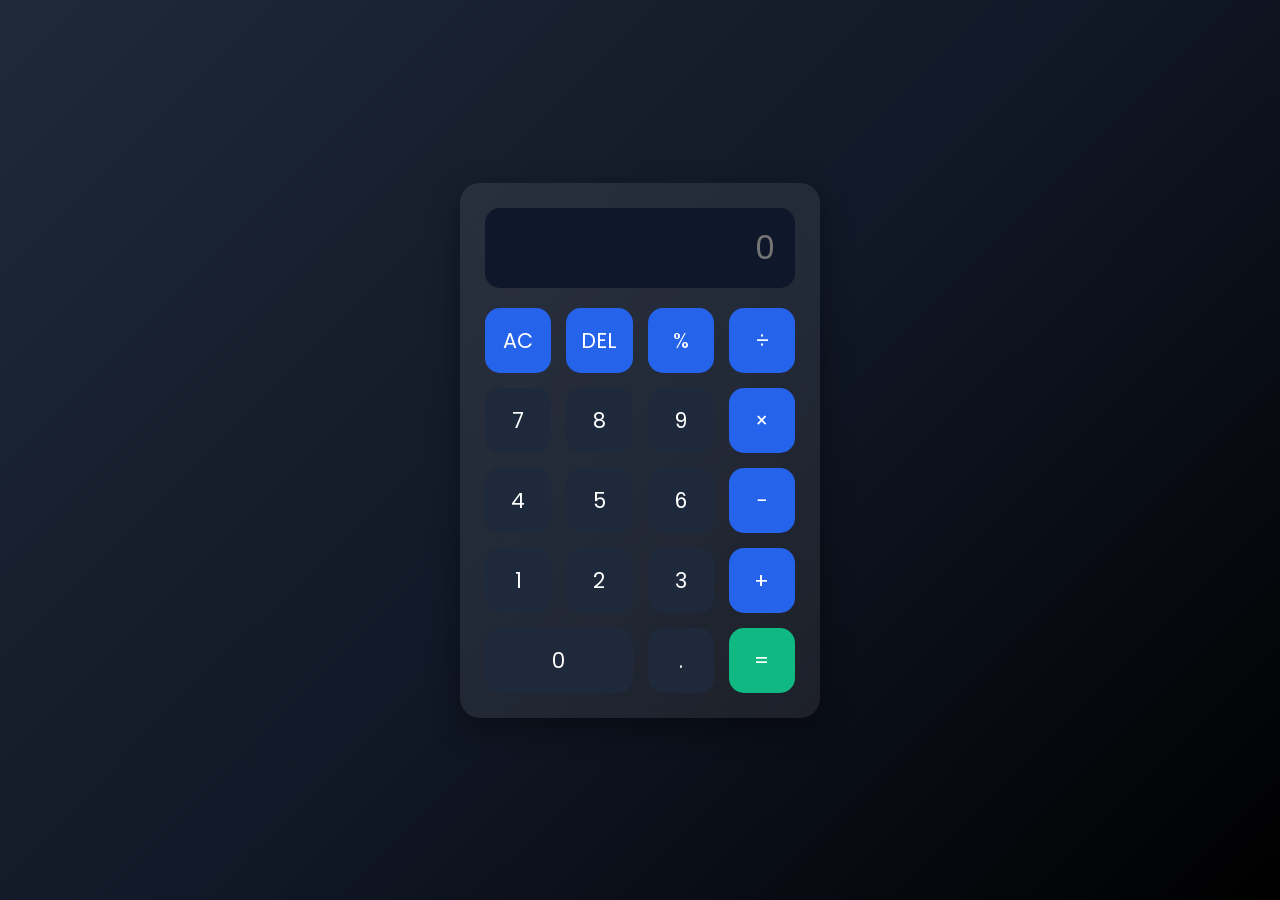
<file: Calculator/index.html>
<!DOCTYPE html>
<html lang="en">
<head>
    <meta charset="UTF-8">
    <meta name="viewport" content="width=device-width, initial-scale=1.0">
    <title>Modern Calculator</title>

    <link rel="stylesheet" href="style.css">

    <link rel="preconnect" href="https://fonts.googleapis.com">

    <link href="https://fonts.googleapis.com/css2?family=Poppins:wght@300;400;500;600&display=swap" rel="stylesheet">
</head>

<body>

<div class="container">

    <div class="calculator">

        <input type="text" id="display" placeholder="0" readonly>

        <div class="buttons">

            <button class="operator" onclick="clearDisplay()">AC</button>

            <button class="operator" onclick="deleteLast()">DEL</button>

            <button class="operator" onclick="appendValue('%')">%</button>

            <button class="operator" onclick="appendValue('/')">÷</button>

            <button onclick="appendValue('7')">7</button>

            <button onclick="appendValue('8')">8</button>

            <button onclick="appendValue('9')">9</button>

            <button class="operator" onclick="appendValue('*')">×</button>

            <button onclick="appendValue('4')">4</button>

            <button onclick="appendValue('5')">5</button>

            <button onclick="appendValue('6')">6</button>

            <button class="operator" onclick="appendValue('-')">−</button>

            <button onclick="appendValue('1')">1</button>

            <button onclick="appendValue('2')">2</button>

            <button onclick="appendValue('3')">3</button>

            <button class="operator" onclick="appendValue('+')">+</button>

            <button onclick="appendValue('0')" class="zero">0</button>

            <button onclick="appendValue('.')">.</button>

            <button class="equal" onclick="calculate()">=</button>

        </div>

    </div>

</div>

<script src="script.js"></script>

</body>
</html>
</file>
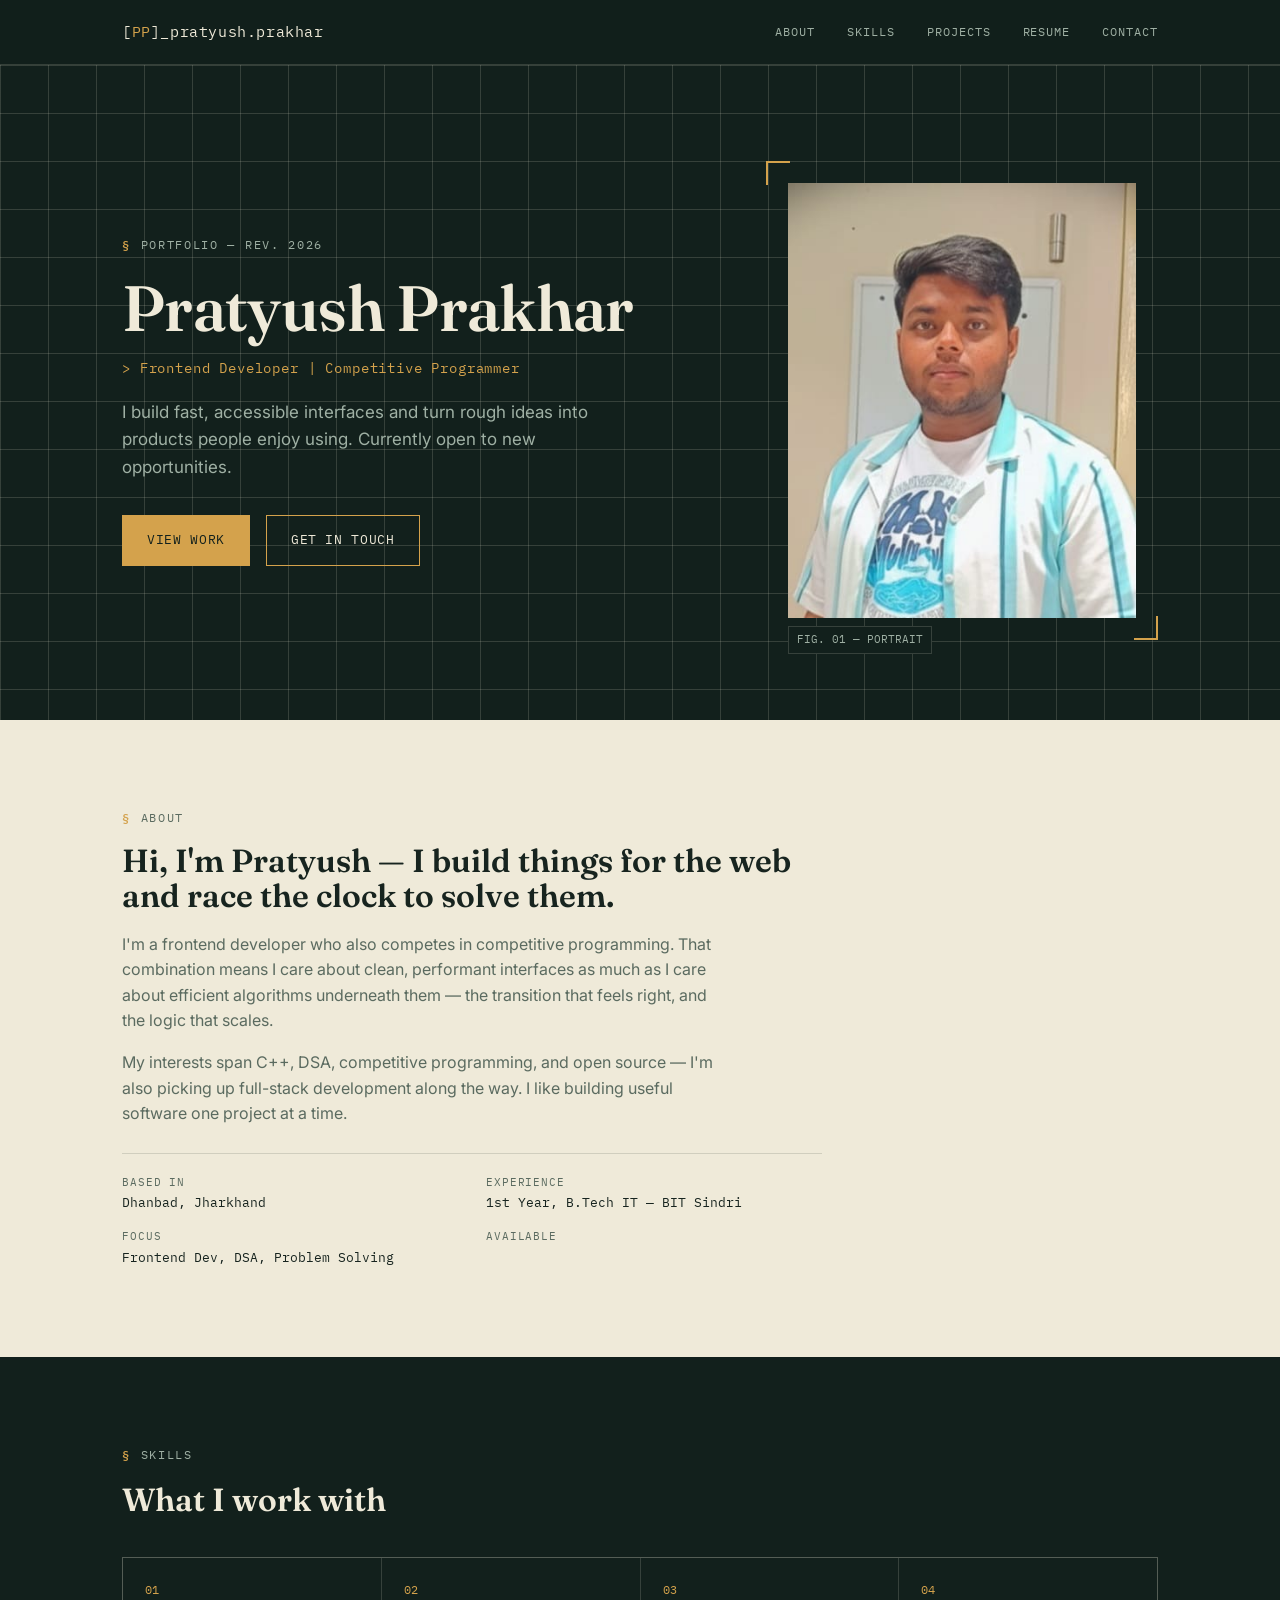
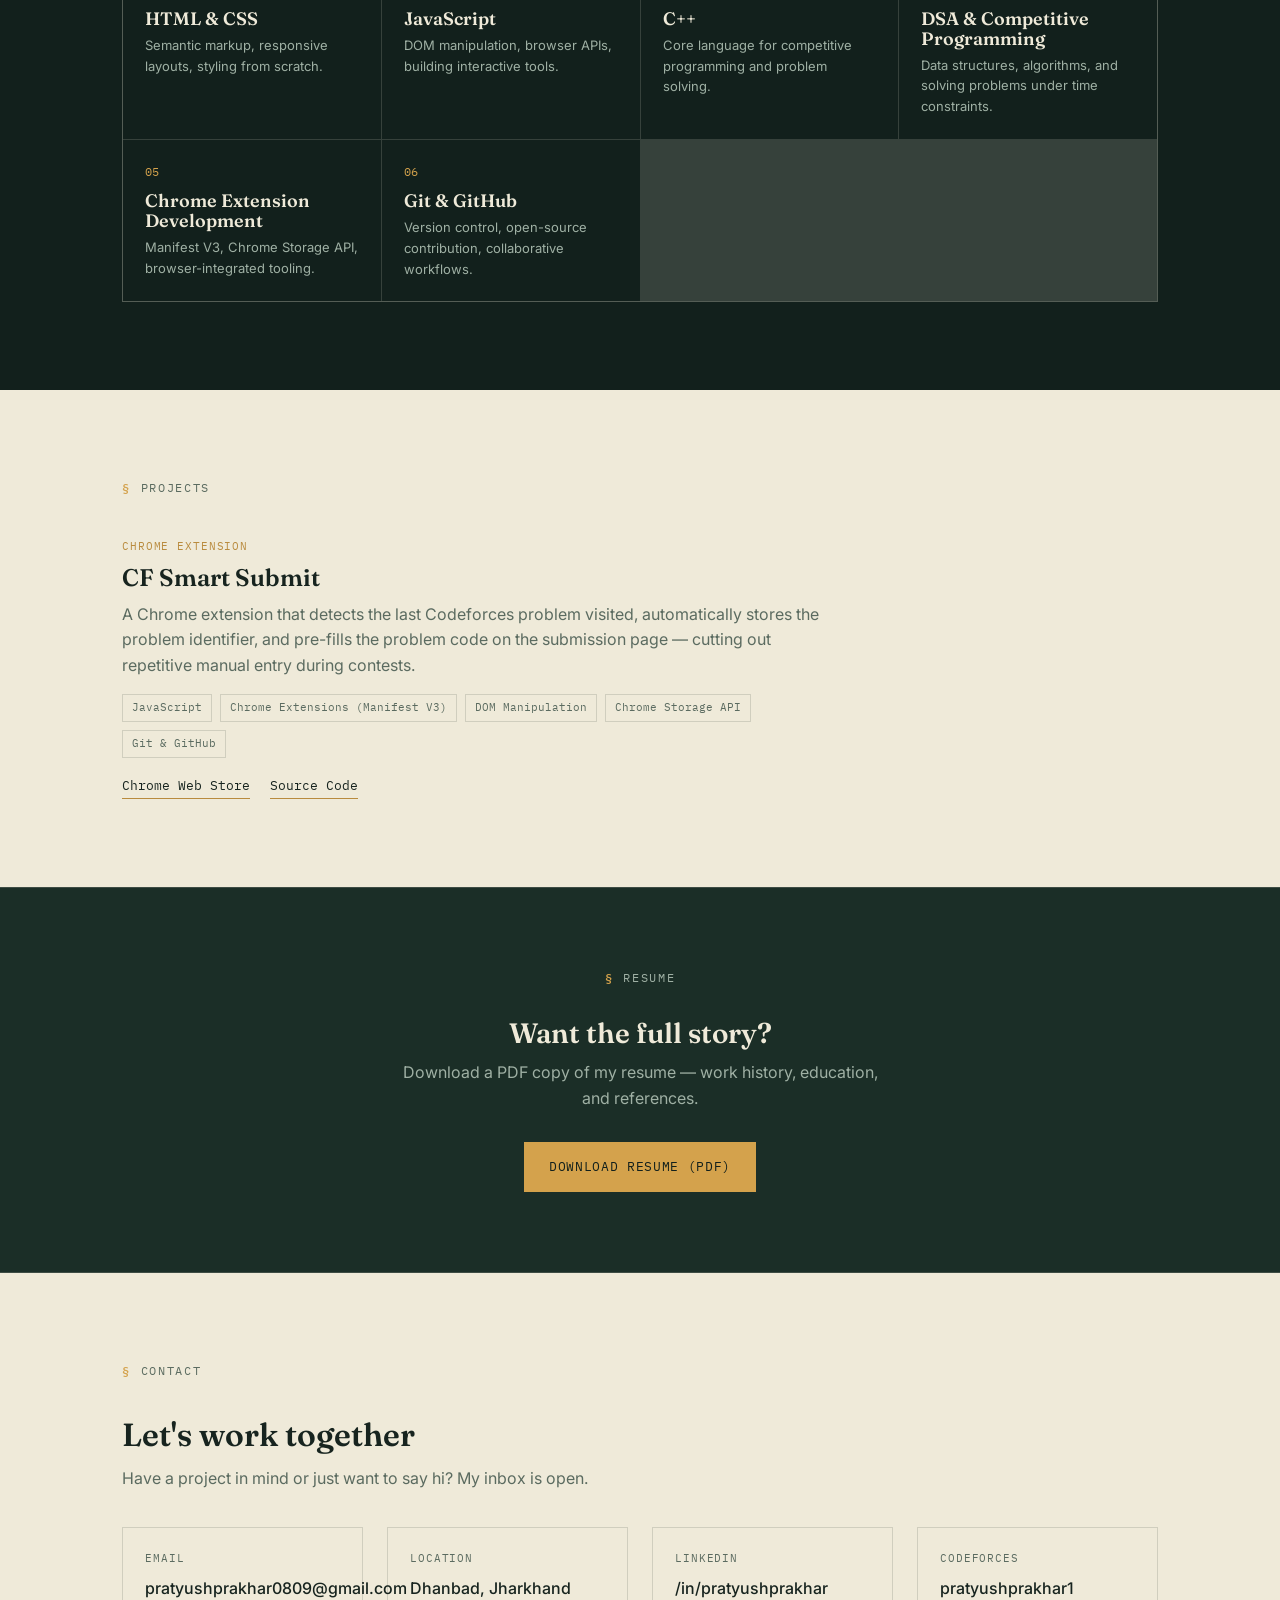
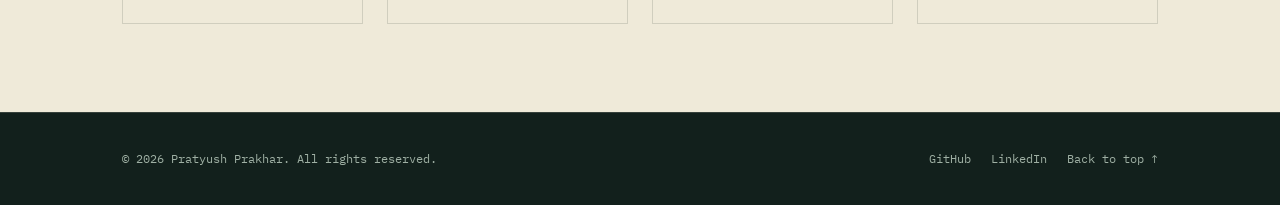
<file: Portfolio/index.html>
<!DOCTYPE html>
<html lang="en">
<head>
<meta charset="UTF-8">
<meta name="viewport" content="width=device-width, initial-scale=1.0">
<title>Pratyush Prakhar — Frontend Developer</title>
<link rel="preconnect" href="https://fonts.googleapis.com">
<link rel="preconnect" href="https://fonts.gstatic.com" crossorigin>
<link href="https://fonts.googleapis.com/css2?family=Fraunces:opsz,wght@9..144,400;9..144,600;9..144,700&family=Inter:wght@400;500;600&family=IBM+Plex+Mono:wght@400;500&display=swap" rel="stylesheet">
<style>
  /* ============================================
     TOKENS — edit these to re-theme the whole site
     ============================================ */
  :root{
    --ink:#12201C;          /* deep pine, primary dark bg */
    --ink-2:#1B2E27;        /* slightly lighter dark panel */
    --paper:#EFEAD9;        /* parchment, light bg */
    --paper-2:#E4DDC7;      /* deeper parchment panel */
    --brass:#D4A24C;        /* accent */
    --brass-dim:#B98B3E;
    --text-on-dark:#EFEAD9;
    --text-on-dark-dim:#9FB0A4;
    --text-on-light:#17241F;
    --text-on-light-dim:#5B6B60;
    --line-dark:rgba(239,234,217,0.16);
    --line-light:rgba(23,36,31,0.14);

    --display:'Fraunces', serif;
    --body:'Inter', sans-serif;
    --mono:'IBM Plex Mono', monospace;

    --maxw:1100px;
  }

  *{box-sizing:border-box; margin:0; padding:0;}
  html{scroll-behavior:smooth;}
  body{
    font-family:var(--body);
    background:var(--ink);
    color:var(--text-on-dark);
    line-height:1.6;
    -webkit-font-smoothing:antialiased;
  }
  img{max-width:100%; display:block;}
  a{color:inherit; text-decoration:none;}
  ul{list-style:none;}
  section{position:relative;}
  .wrap{max-width:var(--maxw); margin:0 auto; padding:0 32px;}

  /* Focus visibility */
  a:focus-visible, button:focus-visible{
    outline:2px solid var(--brass);
    outline-offset:3px;
  }

  @media (prefers-reduced-motion: reduce){
    html{scroll-behavior:auto;}
    *{animation-duration:0.01ms !important; transition-duration:0.01ms !important;}
  }

  /* ============================================
     SHARED SPEC-SHEET DEVICES
     ============================================ */
  .eyebrow{
    font-family:var(--mono);
    font-size:12px;
    letter-spacing:0.14em;
    text-transform:uppercase;
    display:flex;
    align-items:center;
    gap:10px;
    margin-bottom:18px;
  }
  .eyebrow::before{
    content:"§";
    color:var(--brass);
    font-weight:600;
  }
  .eyebrow-light{color:var(--text-on-dark-dim);}
  .eyebrow-dark{color:var(--text-on-light-dim);}

  .bracket-frame{
    position:relative;
    padding:22px;
  }
  .bracket-frame::before,
  .bracket-frame::after,
  .bracket-frame > .bf-tr,
  .bracket-frame > .bf-bl{
    content:"";
    position:absolute;
    width:22px; height:22px;
    border-color:var(--brass);
    border-style:solid;
  }
  .bracket-frame::before{ top:0; left:0; border-width:2px 0 0 2px; }
  .bracket-frame::after{ bottom:0; right:0; border-width:0 2px 2px 0; }

  h1,h2,h3{font-family:var(--display); font-weight:600; line-height:1.1;}

  /* ============================================
     NAV
     ============================================ */
  header.site-nav{
    position:sticky; top:0; z-index:50;
    background:rgba(18,32,28,0.92);
    backdrop-filter:blur(8px);
    border-bottom:1px solid var(--line-dark);
  }
  .nav-inner{
    max-width:var(--maxw); margin:0 auto; padding:0 32px;
    height:64px; display:flex; align-items:center; justify-content:space-between;
  }
  .logo-mark{
    font-family:var(--mono);
    font-size:15px; letter-spacing:0.04em;
    color:var(--text-on-dark);
  }
  .logo-mark span{color:var(--brass);}
  nav.links{display:flex; gap:32px;}
  nav.links a{
    font-family:var(--mono);
    font-size:12px;
    letter-spacing:0.08em;
    text-transform:uppercase;
    color:var(--text-on-dark-dim);
    transition:color 0.2s;
  }
  nav.links a:hover{color:var(--brass);}
  .nav-toggle{display:none; background:none; border:1px solid var(--line-dark); color:var(--text-on-dark); font-family:var(--mono); font-size:12px; padding:8px 12px; cursor:pointer;}

  @media (max-width:760px){
    nav.links{
      position:absolute; top:64px; left:0; right:0;
      background:var(--ink-2);
      flex-direction:column; gap:0;
      border-bottom:1px solid var(--line-dark);
      display:none;
    }
    nav.links.open{display:flex;}
    nav.links a{padding:16px 32px; border-top:1px solid var(--line-dark);}
    .nav-toggle{display:block;}
  }

  /* ============================================
     HERO
     ============================================ */
  .hero{
    padding:96px 0 80px;
    background:
      linear-gradient(var(--line-dark) 1px, transparent 1px) 0 0/100% 48px,
      linear-gradient(90deg, var(--line-dark) 1px, transparent 1px) 0 0/48px 100%,
      var(--ink);
    background-attachment:local;
  }
  .hero-grid{
    display:grid; grid-template-columns:1.2fr 0.8fr; gap:56px; align-items:center;
  }
  .hero h1{
    font-size:clamp(38px, 6vw, 64px);
    letter-spacing:-0.01em;
    margin-bottom:14px;
  }
  .hero .role{
    font-family:var(--mono);
    font-size:14px;
    color:var(--brass);
    letter-spacing:0.06em;
    margin-bottom:20px;
  }
  .hero .tagline{
    max-width:46ch;
    color:var(--text-on-dark-dim);
    font-size:17px;
    margin-bottom:34px;
  }
  .cta-row{display:flex; gap:16px; flex-wrap:wrap;}
  .btn{
    font-family:var(--mono);
    font-size:13px;
    letter-spacing:0.05em;
    text-transform:uppercase;
    padding:14px 24px;
    border:1px solid var(--brass);
    display:inline-block;
    transition:background 0.2s, color 0.2s;
  }
  .btn-solid{background:var(--brass); color:var(--ink);}
  .btn-solid:hover{background:var(--brass-dim);}
  .btn-ghost{color:var(--text-on-dark);}
  .btn-ghost:hover{background:var(--line-dark);}

  .hero-photo{
    aspect-ratio:4/5;
    background:linear-gradient(160deg, var(--ink-2), var(--ink));
    display:flex; align-items:center; justify-content:center;
    color:var(--text-on-dark-dim);
    font-family:var(--mono);
    font-size:12px;
    text-align:center;
  }
  .hero-photo img{width:100%; height:100%; object-fit:cover;}
  .coord-tag{
    position:absolute; bottom:-14px; left:22px;
    background:var(--ink);
    font-family:var(--mono);
    font-size:11px;
    color:var(--text-on-dark-dim);
    padding:4px 8px;
    border:1px solid var(--line-dark);
  }

  /* ============================================
     ABOUT
     ============================================ */
  .about{background:var(--paper); color:var(--text-on-light); padding:88px 0;}
  .about-content{max-width:700px;}
  .about h2{font-size:32px; margin-bottom:18px;}
  .about p{color:var(--text-on-light-dim); margin-bottom:16px; max-width:60ch;}
  .about-facts{
    margin-top:26px;
    display:grid; grid-template-columns:1fr 1fr; gap:14px 28px;
    font-family:var(--mono); font-size:13px;
    border-top:1px solid var(--line-light);
    padding-top:20px;
  }
  .about-facts dt{color:var(--text-on-light-dim); font-size:11px; text-transform:uppercase; letter-spacing:0.08em;}
  .about-facts dd{margin-top:2px;}

  /* ============================================
     SKILLS
     ============================================ */
  .skills{background:var(--ink); padding:88px 0;}
  .skills h2{font-size:32px; margin-bottom:40px; color:var(--text-on-dark);}
  .skills-grid{
    display:grid; grid-template-columns:repeat(auto-fit, minmax(220px,1fr));
    gap:1px; background:var(--line-dark); border:1px solid var(--line-dark);
  }
  .skill-item{
    background:var(--ink);
    padding:22px;
  }
  .skill-item .num{
    font-family:var(--mono); font-size:12px; color:var(--brass); display:block; margin-bottom:10px;
  }
  .skill-item h3{font-size:18px; color:var(--text-on-dark); margin-bottom:6px;}
  .skill-item p{font-size:13px; color:var(--text-on-dark-dim);}

  /* ============================================
     PROJECTS
     ============================================ */
  .projects{background:var(--paper); color:var(--text-on-light); padding:88px 0;}
  .projects h2{font-size:32px; margin-bottom:40px;}
  .project-list{display:flex; flex-direction:column; gap:56px;}
  .project{
    display:grid; grid-template-columns:1fr 1fr; gap:40px; align-items:center;
  }
  .project:nth-child(even) .project-media{order:2;}
  .project-media{
    aspect-ratio:16/10;
    background:linear-gradient(160deg, var(--paper-2), #cbbf94);
    display:flex; align-items:center; justify-content:center;
    color:var(--text-on-light-dim);
    font-family:var(--mono); font-size:12px;
  }
  .project-media img{width:100%; height:100%; object-fit:cover;}
  .project-no-media{grid-template-columns:1fr; max-width:700px;}
  .project-tag{
    font-family:var(--mono); font-size:11px; color:var(--brass-dim);
    text-transform:uppercase; letter-spacing:0.08em; margin-bottom:10px; display:block;
  }
  .project h3{font-size:24px; margin-bottom:10px;}
  .project p{color:var(--text-on-light-dim); margin-bottom:16px;}
  .stack-row{display:flex; flex-wrap:wrap; gap:8px; margin-bottom:18px;}
  .stack-row span{
    font-family:var(--mono); font-size:11px;
    border:1px solid var(--line-light); padding:4px 9px;
    color:var(--text-on-light-dim);
  }
  .project-links{display:flex; gap:20px; font-family:var(--mono); font-size:13px;}
  .project-links a{border-bottom:1px solid var(--brass-dim); padding-bottom:2px;}
  .project-links a:hover{color:var(--brass-dim);}

  @media (max-width:760px){
    .project, .project:nth-child(even) .project-media{
      grid-template-columns:1fr; order:0;
    }
    .project{grid-template-columns:1fr;}
  }

  /* ============================================
     RESUME
     ============================================ */
  .resume{
    background:var(--ink-2);
    padding:80px 0;
    text-align:center;
    border-top:1px solid var(--line-dark);
    border-bottom:1px solid var(--line-dark);
  }
  .resume h2{font-size:28px; color:var(--text-on-dark); margin-bottom:12px;}
  .resume p{color:var(--text-on-dark-dim); max-width:50ch; margin:0 auto 30px;}

  /* ============================================
     CONTACT
     ============================================ */
  .contact{background:var(--paper); color:var(--text-on-light); padding:88px 0;}
  .contact h2{font-size:32px; margin-bottom:14px;}
  .contact > .wrap > p{color:var(--text-on-light-dim); max-width:50ch; margin-bottom:36px;}
  .contact-grid{
    display:grid; grid-template-columns:repeat(auto-fit,minmax(200px,1fr)); gap:24px;
  }
  .contact-item{
    border:1px solid var(--line-light);
    padding:22px;
  }
  .contact-item .label{
    font-family:var(--mono); font-size:11px; text-transform:uppercase;
    letter-spacing:0.08em; color:var(--text-on-light-dim); display:block; margin-bottom:8px;
  }
  .contact-item .value{font-size:16px; font-weight:500;}
  .contact-item a.value:hover{color:var(--brass-dim);}

  /* ============================================
     FOOTER
     ============================================ */
  footer{
    background:var(--ink); padding:36px 0; border-top:1px solid var(--line-dark);
  }
  .footer-inner{
    display:flex; justify-content:space-between; align-items:center; flex-wrap:wrap; gap:16px;
  }
  .footer-inner p{font-family:var(--mono); font-size:12px; color:var(--text-on-dark-dim);}
  .footer-links{display:flex; gap:20px;}
  .footer-links a{font-family:var(--mono); font-size:12px; color:var(--text-on-dark-dim);}
  .footer-links a:hover{color:var(--brass);}
</style>
</head>
<body>

<!-- ============================================
     NAV
     ============================================ -->
<header class="site-nav">
  <div class="nav-inner">
    <a href="#top" class="logo-mark">[<span>PP</span>]_pratyush.prakhar</a>
    <button class="nav-toggle" id="navToggle" aria-label="Toggle navigation" aria-expanded="false">MENU</button>
    <nav class="links" id="navLinks">
      <a href="#about">About</a>
      <a href="#skills">Skills</a>
      <a href="#projects">Projects</a>
      <a href="#resume">Resume</a>
      <a href="#contact">Contact</a>
    </nav>
  </div>
</header>

<!-- ============================================
     HERO
     ============================================ -->
<section class="hero" id="top">
  <div class="wrap hero-grid">
    <div>
      <p class="eyebrow eyebrow-light">Portfolio — Rev. 2026</p>
      <h1>Pratyush Prakhar</h1>
      <p class="role">&gt; Frontend Developer | Competitive Programmer</p>
      <p class="tagline">I build fast, accessible interfaces and turn rough ideas into
        products people enjoy using. Currently open to new opportunities.</p>
      <div class="cta-row">
        <a href="#projects" class="btn btn-solid">View Work</a>
        <a href="#contact" class="btn btn-ghost">Get In Touch</a>
      </div>
    </div>
    <div class="bracket-frame">
      <div class="hero-photo">
        <img src="[data-uri]" alt="Pratyush Prakhar">
      </div>
      <span class="coord-tag">FIG. 01 — PORTRAIT</span>
    </div>
  </div>
</section>

<!-- ============================================
     ABOUT
     ============================================ -->
<section class="about" id="about">
  <div class="wrap">
    <div class="about-content">
      <p class="eyebrow eyebrow-dark">About</p>
      <h2>Hi, I'm Pratyush — I build things for the web and race the clock to solve them.</h2>
      <p>I'm a frontend developer who also competes in competitive programming.
        That combination means I care about clean, performant interfaces as much
        as I care about efficient algorithms underneath them — the transition
        that feels right, and the logic that scales.</p>
      <p><!-- Add a line or two here about your specific experience, achievements, or interests -->
        My interests span C++, DSA, competitive programming, and open source — I'm
        also picking up full-stack development along the way. I like building
        useful software one project at a time.</p>
      <dl class="about-facts">
        <div><dt>Based in</dt><dd>Dhanbad, Jharkhand</dd></div>
        <div><dt>Experience</dt><dd>1st Year, B.Tech IT — BIT Sindri</dd></div>
        <div><dt>Focus</dt><dd>Frontend Dev, DSA, Problem Solving</dd></div>
        <div><dt>Available</dt><dd><!-- e.g. Internships, freelance --></dd></div>
      </dl>
    </div>
  </div>
</section>

<!-- ============================================
     SKILLS
     ============================================ -->
<section class="skills" id="skills">
  <div class="wrap">
    <p class="eyebrow eyebrow-light">Skills</p>
    <h2>What I work with</h2>
    <div class="skills-grid">
      <div class="skill-item">
        <span class="num">01</span>
        <h3>HTML &amp; CSS</h3>
        <p>Semantic markup, responsive layouts, styling from scratch.</p>
      </div>
      <div class="skill-item">
        <span class="num">02</span>
        <h3>JavaScript</h3>
        <p>DOM manipulation, browser APIs, building interactive tools.</p>
      </div>
      <div class="skill-item">
        <span class="num">03</span>
        <h3>C++</h3>
        <p>Core language for competitive programming and problem solving.</p>
      </div>
      <div class="skill-item">
        <span class="num">04</span>
        <h3>DSA &amp; Competitive Programming</h3>
        <p>Data structures, algorithms, and solving problems under time constraints. <!-- add your rating/rank if you'd like, e.g. Codeforces Expert --></p>
      </div>
      <div class="skill-item">
        <span class="num">05</span>
        <h3>Chrome Extension Development</h3>
        <p>Manifest V3, Chrome Storage API, browser-integrated tooling.</p>
      </div>
      <div class="skill-item">
        <span class="num">06</span>
        <h3>Git &amp; GitHub</h3>
        <p>Version control, open-source contribution, collaborative workflows.</p>
      </div>
    </div>
  </div>
</section>

<!-- ============================================
     PROJECTS
     ============================================ -->
<section class="projects" id="projects">
  <div class="wrap">
    <p class="eyebrow eyebrow-dark" style="margin-bottom:40px;">Projects</p>
    <div class="project-list">

      <div class="project project-no-media">
        <div>
          <span class="project-tag">Chrome Extension</span>
          <h3>CF Smart Submit</h3>
          <p>A Chrome extension that detects the last Codeforces problem visited,
            automatically stores the problem identifier, and pre-fills the
            problem code on the submission page — cutting out repetitive manual
            entry during contests.</p>
          <div class="stack-row"><span>JavaScript</span><span>Chrome Extensions (Manifest V3)</span><span>DOM Manipulation</span><span>Chrome Storage API</span><span>Git &amp; GitHub</span></div>
          <div class="project-links">
            <a href="#">Chrome Web Store</a>
            <a href="#">Source Code</a>
          </div>
        </div>
      </div>

    </div>
  </div>
</section>

<!-- ============================================
     RESUME
     ============================================ -->
<section class="resume" id="resume">
  <div class="wrap">
    <p class="eyebrow eyebrow-light" style="justify-content:center;">Resume</p>
    <h2>Want the full story?</h2>
    <p>Download a PDF copy of my resume — work history, education, and references.</p>
    <!-- Replace href with the path to your actual resume file -->
    <a href="resume.pdf" download class="btn btn-solid">Download Resume (PDF)</a>
  </div>
</section>

<!-- ============================================
     CONTACT
     ============================================ -->
<section class="contact" id="contact">
  <div class="wrap">
    <p class="eyebrow eyebrow-dark">Contact</p>
    <h2>Let's work together</h2>
    <p>Have a project in mind or just want to say hi? My inbox is open.</p>
    <div class="contact-grid">
      <div class="contact-item">
        <span class="label">Email</span>
        <a class="value" href="mailto:pratyushprakhar0809@gmail.com">pratyushprakhar0809@gmail.com</a>
      </div>
      <div class="contact-item">
        <span class="label">Location</span>
        <span class="value">Dhanbad, Jharkhand</span>
      </div>
      <div class="contact-item">
        <span class="label">LinkedIn</span>
        <a class="value" href="https://www.linkedin.com/in/pratyushprakhar" target="_blank" rel="noopener">/in/pratyushprakhar</a>
      </div>
      <div class="contact-item">
        <span class="label">Codeforces</span>
        <a class="value" href="https://codeforces.com/profile/pratyushprakhar1" target="_blank" rel="noopener">pratyushprakhar1</a>
      </div>
    </div>
  </div>
</section>

<!-- ============================================
     FOOTER
     ============================================ -->
<footer>
  <div class="wrap footer-inner">
    <p>© 2026 Pratyush Prakhar. All rights reserved.</p>
    <div class="footer-links">
      <a href="#" target="_blank" rel="noopener">GitHub</a>
      <a href="https://www.linkedin.com/in/pratyushprakhar" target="_blank" rel="noopener">LinkedIn</a>
      <a href="#top">Back to top ↑</a>
    </div>
  </div>
</footer>

<script>
  const navToggle = document.getElementById('navToggle');
  const navLinks = document.getElementById('navLinks');
  navToggle.addEventListener('click', () => {
    const isOpen = navLinks.classList.toggle('open');
    navToggle.setAttribute('aria-expanded', isOpen);
  });
  navLinks.querySelectorAll('a').forEach(link => {
    link.addEventListener('click', () => {
      navLinks.classList.remove('open');
      navToggle.setAttribute('aria-expanded', 'false');
    });
  });
</script>
</body>
</html>
</file>
<file: Calculator/style.css>
*{
    margin:0;
    padding:0;
    box-sizing:border-box;
    font-family:'Poppins',sans-serif;
}

body{
    height:100vh;
    display:flex;
    justify-content:center;
    align-items:center;
    background:linear-gradient(135deg,#1f2937,#111827,#000);
}

.container{
    display:flex;
    justify-content:center;
    align-items:center;
}

.calculator{
    width:360px;
    padding:25px;
    border-radius:20px;
    background:rgba(255,255,255,0.08);
    backdrop-filter:blur(20px);
    box-shadow:0 10px 30px rgba(0,0,0,0.4);
}

#display{
    width:100%;
    height:80px;
    border:none;
    outline:none;
    border-radius:15px;
    background:#0f172a;
    color:white;
    font-size:2rem;
    text-align:right;
    padding:20px;
    margin-bottom:20px;
}

.buttons{
    display:grid;
    grid-template-columns:repeat(4,1fr);
    gap:15px;
}

button{
    height:65px;
    border:none;
    border-radius:15px;
    font-size:1.3rem;
    cursor:pointer;
    background:#1e293b;
    color:white;
    transition:0.3s;
}

button:hover{
    transform:translateY(-3px);
    background:#334155;
}

button:active{
    transform:scale(0.96);
}

.operator{
    background:#2563eb;
}

.operator:hover{
    background:#1d4ed8;
}

.equal{
    background:#10b981;
}

.equal:hover{
    background:#059669;
}

.zero{
    grid-column:span 2;
}

@media(max-width:450px){

.calculator{
    width:95%;
    padding:18px;
}

button{
    height:58px;
    font-size:1.1rem;
}

#display{
    height:70px;
    font-size:1.8rem;
}

}
</file>
